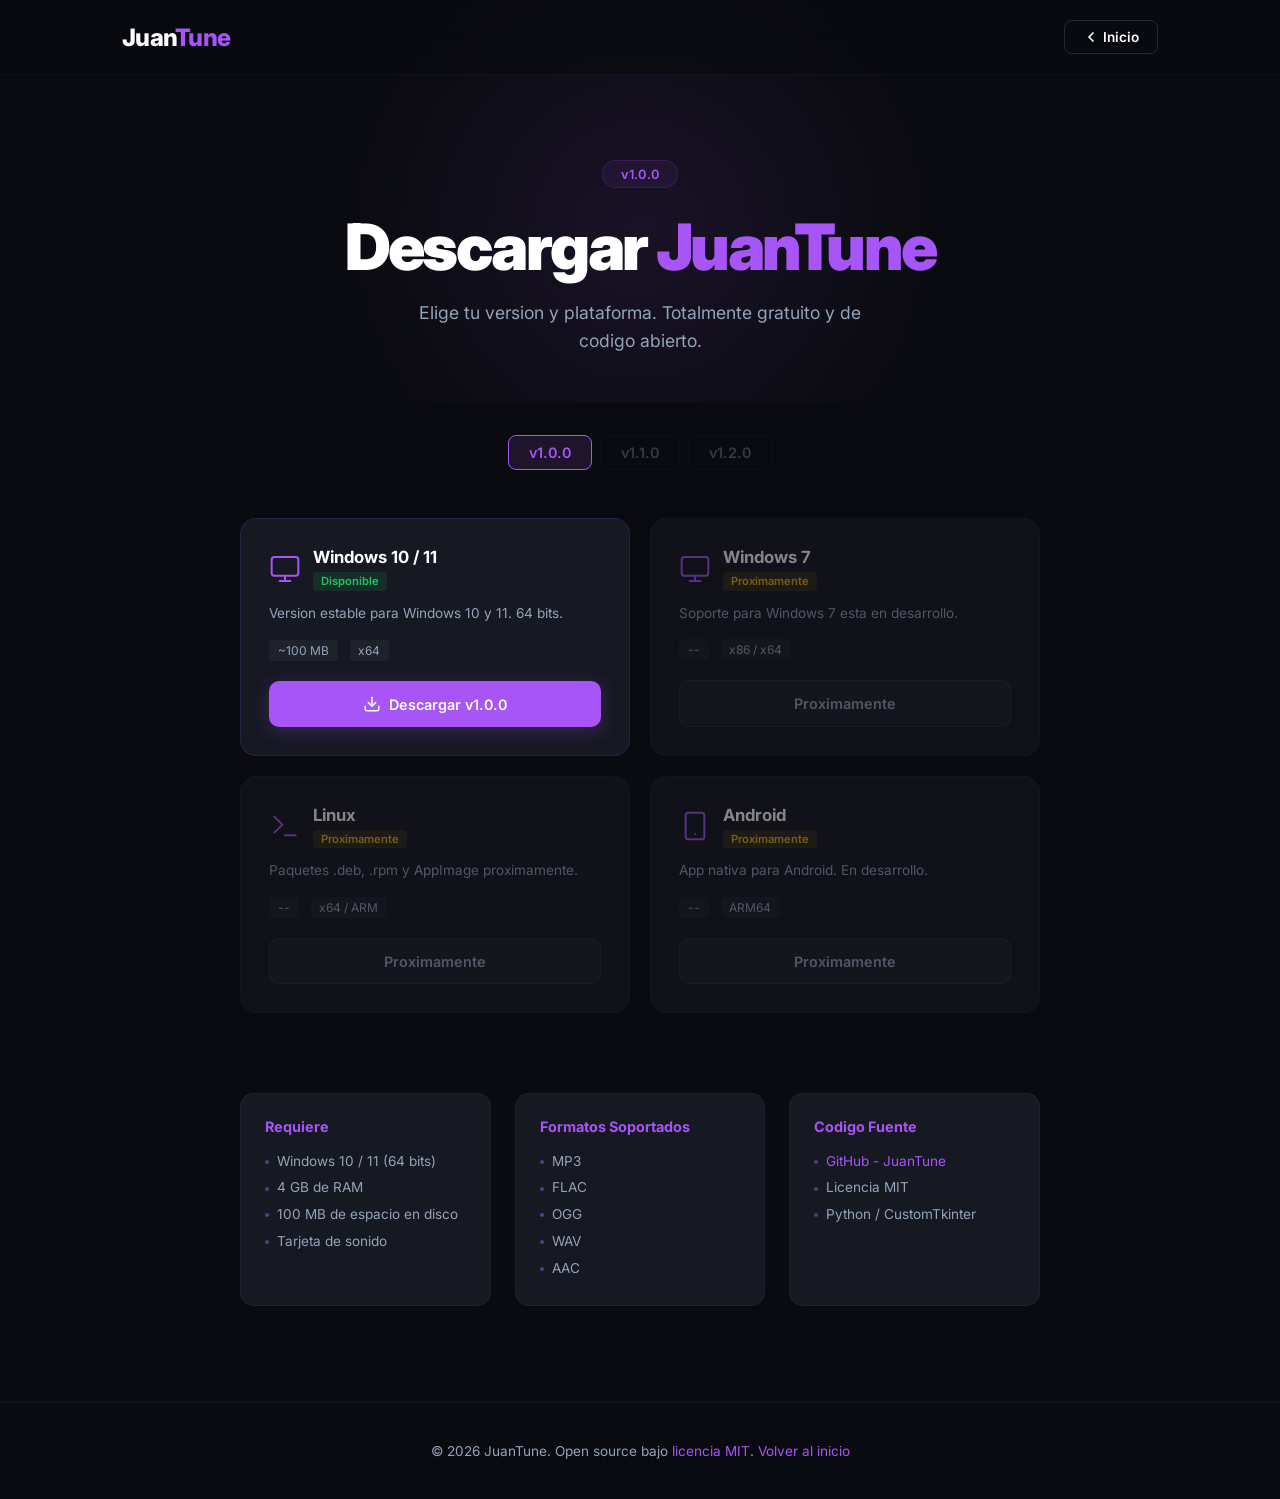
<file: download.html>
<!DOCTYPE html>
<html lang="es">
<head>
    <meta charset="UTF-8">
    <meta name="viewport" content="width=device-width, initial-scale=1.0">
    <meta name="description" content="Descarga JuanTune - Reproductor de MP3 gratuito, open-source y ligero para Windows 10/11.">
    <title>Descargar JuanTune</title>
    <link rel="preconnect" href="https://fonts.googleapis.com">
    <link rel="preconnect" href="https://fonts.gstatic.com" crossorigin>
    <link href="https://fonts.googleapis.com/css2?family=Inter:wght@300;400;500;600;700;800;900&display=swap" rel="stylesheet">
    <link rel="shortcut icon" href="assets/juantune_logo.png" type="image/x-icon">
    <link rel="stylesheet" href="css/download.css">
</head>
<body>

    <nav class="navbar">
        <div class="container nav-inner">
            <a href="index.html" class="logo">Juan<span>Tune</span></a>
            <div class="nav-links">
                <a href="index.html" class="nav-back-btn">
                    <svg width="16" height="16" viewBox="0 0 24 24" fill="none" stroke="currentColor" stroke-width="2.5" stroke-linecap="round" stroke-linejoin="round"><polyline points="15 18 9 12 15 6"/></svg>
                    Inicio
                </a>
            </div>
        </div>
    </nav>

    <main>
        <section class="download-hero">
            <div class="download-glow"></div>
            <div class="container download-hero-content">
                <div class="tag">v1.0.0</div>
                <h1>Descargar <span>JuanTune</span></h1>
                <p class="download-hero-desc">
                    Elige tu version y plataforma. Totalmente gratuito y de codigo abierto.
                </p>
            </div>
        </section>

        <section class="version-select">
            <div class="container">
                <div class="version-tabs" id="version-tabs">
                    <button class="version-tab active" data-version="1.0.0">v1.0.0</button>
                    <button class="version-tab disabled" data-version="1.1.0" disabled>v1.1.0</button>
                    <button class="version-tab disabled" data-version="1.2.0" disabled>v1.2.0</button>
                </div>
            </div>
        </section>

        <section class="platforms">
            <div class="container">
                <div class="platforms-grid">

                    <div class="platform-card active">
                        <div class="platform-header">
                            <svg width="32" height="32" viewBox="0 0 24 24" fill="none" stroke="currentColor" stroke-width="1.5" stroke-linecap="round" stroke-linejoin="round"><rect x="2" y="3" width="20" height="14" rx="2" ry="2"/><line x1="8" y1="21" x2="16" y2="21"/><line x1="12" y1="17" x2="12" y2="21"/></svg>
                            <div>
                                <h3>Windows 10 / 11</h3>
                                <span class="platform-badge">Disponible</span>
                            </div>
                        </div>
                        <p class="platform-desc">Version estable para Windows 10 y 11. 64 bits.</p>
                        <div class="platform-meta">
                            <span class="platform-size">~100 MB</span>
                            <span class="platform-arch">x64</span>
                        </div>
                        <a href="https://drive.google.com/uc?export=download&id=1_-IQw2UL4AsbxAZYWp8c9o5JoNOeihp7" class="btn btn-primary platform-btn" download>
                            <svg width="18" height="18" viewBox="0 0 24 24" fill="none" stroke="currentColor" stroke-width="2" stroke-linecap="round" stroke-linejoin="round"><path d="M21 15v4a2 2 0 0 1-2 2H5a2 2 0 0 1-2-2v-4"/><polyline points="7 10 12 15 17 10"/><line x1="12" y1="15" x2="12" y2="3"/></svg>
                            Descargar v1.0.0
                        </a>
                    </div>

                    <div class="platform-card coming-soon">
                        <div class="platform-header">
                            <svg width="32" height="32" viewBox="0 0 24 24" fill="none" stroke="currentColor" stroke-width="1.5" stroke-linecap="round" stroke-linejoin="round"><rect x="2" y="3" width="20" height="14" rx="2" ry="2"/><line x1="8" y1="21" x2="16" y2="21"/><line x1="12" y1="17" x2="12" y2="21"/></svg>
                            <div>
                                <h3>Windows 7</h3>
                                <span class="platform-badge badge-soon">Proximamente</span>
                            </div>
                        </div>
                        <p class="platform-desc">Soporte para Windows 7 esta en desarrollo.</p>
                        <div class="platform-meta">
                            <span class="platform-size">--</span>
                            <span class="platform-arch">x86 / x64</span>
                        </div>
                        <button class="btn btn-disabled platform-btn" disabled>Proximamente</button>
                    </div>

                    <div class="platform-card coming-soon">
                        <div class="platform-header">
                            <svg width="32" height="32" viewBox="0 0 24 24" fill="none" stroke="currentColor" stroke-width="1.5" stroke-linecap="round" stroke-linejoin="round"><path d="M4 17l6-6-6-6"/><path d="M12 19h8"/></svg>
                            <div>
                                <h3>Linux</h3>
                                <span class="platform-badge badge-soon">Proximamente</span>
                            </div>
                        </div>
                        <p class="platform-desc">Paquetes .deb, .rpm y AppImage proximamente.</p>
                        <div class="platform-meta">
                            <span class="platform-size">--</span>
                            <span class="platform-arch">x64 / ARM</span>
                        </div>
                        <button class="btn btn-disabled platform-btn" disabled>Proximamente</button>
                    </div>

                    <div class="platform-card coming-soon">
                        <div class="platform-header">
                            <svg width="32" height="32" viewBox="0 0 24 24" fill="none" stroke="currentColor" stroke-width="1.5" stroke-linecap="round" stroke-linejoin="round"><rect x="5" y="2" width="14" height="20" rx="2" ry="2"/><line x1="12" y1="18" x2="12" y2="18"/></svg>
                            <div>
                                <h3>Android</h3>
                                <span class="platform-badge badge-soon">Proximamente</span>
                            </div>
                        </div>
                        <p class="platform-desc">App nativa para Android. En desarrollo.</p>
                        <div class="platform-meta">
                            <span class="platform-size">--</span>
                            <span class="platform-arch">ARM64</span>
                        </div>
                        <button class="btn btn-disabled platform-btn" disabled>Proximamente</button>
                    </div>

                </div>
            </div>
        </section>

        <section class="download-info">
            <div class="container">
                <div class="info-cards">
                    <div class="info-card">
                        <h4>Requiere</h4>
                        <ul>
                            <li>Windows 10 / 11 (64 bits)</li>
                            <li>4 GB de RAM</li>
                            <li>100 MB de espacio en disco</li>
                            <li>Tarjeta de sonido</li>
                        </ul>
                    </div>
                    <div class="info-card">
                        <h4>Formatos Soportados</h4>
                        <ul>
                            <li>MP3</li>
                            <li>FLAC</li>
                            <li>OGG</li>
                            <li>WAV</li>
                            <li>AAC</li>
                        </ul>
                    </div>
                    <div class="info-card">
                        <h4>Codigo Fuente</h4>
                        <ul>
                            <li><a href="https://github.com/juancho033/JUANTUNE" target="_blank">GitHub - JuanTune</a></li>
                            <li>Licencia MIT</li>
                            <li>Python / CustomTkinter</li>
                        </ul>
                    </div>
                </div>
            </div>
        </section>
    </main>

    <footer class="footer">
        <div class="container">
            <p>&copy; 2026 JuanTune. Open source bajo <a href="#">licencia MIT</a>. <a href="index.html">Volver al inicio</a></p>
        </div>
    </footer>

    <script src="js/download.js"></script>
</body>
</html>
</file>
<file: css/download.css>
*,
*::before,
*::after {
    margin: 0;
    padding: 0;
    box-sizing: border-box;
}

html {
    scroll-behavior: smooth;
}

body {
    font-family: 'Inter', 'Segoe UI Variable', system-ui, -apple-system, sans-serif;
    background-color: #0A0B10;
    color: #FFFFFF;
    min-height: 100vh;
    overflow-x: hidden;
    -webkit-font-smoothing: antialiased;
    -moz-osx-font-smoothing: grayscale;
}

.container {
    max-width: 1100px;
    margin: 0 auto;
    padding: 0 2rem;
}

a {
    text-decoration: none;
    color: inherit;
}

.navbar {
    position: fixed;
    top: 0;
    left: 0;
    width: 100%;
    z-index: 100;
    padding: 1.25rem 0;
    background: rgba(10, 11, 16, 0.75);
    backdrop-filter: blur(20px);
    -webkit-backdrop-filter: blur(20px);
    border-bottom: 1px solid rgba(255, 255, 255, 0.03);
}

.nav-inner {
    display: flex;
    align-items: center;
    justify-content: space-between;
}

.nav-links {
    display: flex;
    align-items: center;
    gap: 1rem;
}

.nav-back-btn {
    display: inline-flex;
    align-items: center;
    gap: 0.3rem;
    padding: 0.5rem 1.1rem;
    border-radius: 8px;
    font-size: 0.85rem;
    font-weight: 600;
    border: 1px solid rgba(255, 255, 255, 0.12);
    color: #FFFFFF;
    transition: all 0.3s;
}

.nav-back-btn:hover {
    border-color: rgba(168, 85, 247, 0.4);
    background: rgba(168, 85, 247, 0.08);
}

.logo {
    font-size: 1.5rem;
    font-weight: 800;
    letter-spacing: -0.03em;
    transition: opacity 0.3s;
}

.logo:hover {
    opacity: 0.8;
}

.logo span {
    color: #A855F7;
}

.download-hero {
    padding: 10rem 0 3rem;
    text-align: center;
    position: relative;
    overflow: hidden;
}

.download-glow {
    position: absolute;
    top: -30%;
    left: 50%;
    transform: translateX(-50%);
    width: 700px;
    height: 700px;
    background: radial-gradient(circle at center, rgba(168, 85, 247, 0.1) 0%, transparent 60%);
    pointer-events: none;
}

.download-hero-content {
    position: relative;
    z-index: 1;
}

.download-hero .tag {
    display: inline-block;
    padding: 0.35rem 1.1rem;
    border-radius: 100px;
    background: rgba(168, 85, 247, 0.08);
    border: 1px solid rgba(168, 85, 247, 0.15);
    color: #A855F7;
    font-size: 0.8rem;
    font-weight: 600;
    letter-spacing: 0.02em;
    margin-bottom: 1.5rem;
}

.download-hero h1 {
    font-size: clamp(2.5rem, 6vw, 4rem);
    font-weight: 900;
    letter-spacing: -0.04em;
    line-height: 1.1;
    margin-bottom: 1rem;
}

.download-hero h1 span {
    color: #A855F7;
}

.download-hero-desc {
    color: #94A3B8;
    font-size: 1.1rem;
    max-width: 500px;
    margin: 0 auto;
    line-height: 1.6;
}

.version-select {
    padding: 2rem 0 1rem;
}

.version-tabs {
    display: flex;
    gap: 0.5rem;
    justify-content: center;
    flex-wrap: wrap;
}

.version-tab {
    padding: 0.5rem 1.25rem;
    border-radius: 8px;
    border: 1px solid rgba(255, 255, 255, 0.08);
    background: transparent;
    color: #94A3B8;
    font-family: inherit;
    font-size: 0.9rem;
    font-weight: 600;
    cursor: pointer;
    transition: all 0.25s;
}

.version-tab:hover:not(:disabled) {
    border-color: rgba(168, 85, 247, 0.3);
    color: #FFFFFF;
}

.version-tab.active {
    background: rgba(168, 85, 247, 0.12);
    border-color: #A855F7;
    color: #A855F7;
}

.version-tab:disabled {
    opacity: 0.3;
    cursor: not-allowed;
}

.platforms {
    padding: 2rem 0 5rem;
}

.platforms-grid {
    display: grid;
    grid-template-columns: repeat(2, 1fr);
    gap: 1.25rem;
    max-width: 800px;
    margin: 0 auto;
}

.platform-card {
    background: #161822;
    border: 1px solid rgba(255, 255, 255, 0.04);
    border-radius: 16px;
    padding: 1.75rem;
    display: flex;
    flex-direction: column;
    transition: all 0.3s;
}

.platform-card.active {
    border-color: rgba(168, 85, 247, 0.15);
}

.platform-card.active:hover {
    border-color: rgba(168, 85, 247, 0.3);
    transform: translateY(-3px);
    box-shadow: 0 12px 32px rgba(0, 0, 0, 0.3);
}

.platform-card.coming-soon {
    opacity: 0.5;
}

.platform-header {
    display: flex;
    align-items: center;
    gap: 0.75rem;
    margin-bottom: 0.75rem;
    color: #A855F7;
}

.platform-header h3 {
    font-size: 1.05rem;
    font-weight: 700;
    color: #FFFFFF;
    margin-bottom: 0.15rem;
}

.platform-badge {
    display: inline-block;
    padding: 0.15rem 0.5rem;
    border-radius: 4px;
    font-size: 0.7rem;
    font-weight: 600;
    background: rgba(34, 197, 94, 0.12);
    color: #22C55E;
}

.badge-soon {
    background: rgba(234, 179, 8, 0.12);
    color: #EAB308;
}

.platform-desc {
    color: #94A3B8;
    font-size: 0.85rem;
    line-height: 1.5;
    margin-bottom: 1rem;
    flex: 1;
}

.platform-meta {
    display: flex;
    gap: 0.75rem;
    margin-bottom: 1.25rem;
}

.platform-size,
.platform-arch {
    font-size: 0.75rem;
    color: #94A3B8;
    background: rgba(255, 255, 255, 0.04);
    padding: 0.2rem 0.55rem;
    border-radius: 4px;
}

.platform-btn {
    width: 100%;
}

.btn {
    display: inline-flex;
    align-items: center;
    justify-content: center;
    gap: 0.5rem;
    padding: 0.85rem 1.5rem;
    border-radius: 10px;
    font-size: 0.9rem;
    font-weight: 600;
    border: none;
    cursor: pointer;
    transition: all 0.3s;
    font-family: inherit;
    text-decoration: none;
}

.btn-primary {
    background: #A855F7;
    color: #FFFFFF;
    box-shadow: 0 4px 20px rgba(168, 85, 247, 0.25);
}

.btn-primary:hover {
    background: #7E22CE;
    transform: translateY(-2px);
    box-shadow: 0 8px 28px rgba(168, 85, 247, 0.35);
}

.btn-primary:active {
    transform: translateY(0);
}

.btn-disabled {
    background: rgba(255, 255, 255, 0.04);
    color: #94A3B8;
    cursor: not-allowed;
    border: 1px solid rgba(255, 255, 255, 0.06);
}

.download-info {
    padding: 0 0 6rem;
}

.info-cards {
    display: grid;
    grid-template-columns: repeat(3, 1fr);
    gap: 1.5rem;
    max-width: 800px;
    margin: 0 auto;
}

.info-card {
    background: #161822;
    border: 1px solid rgba(255, 255, 255, 0.04);
    border-radius: 14px;
    padding: 1.5rem;
}

.info-card h4 {
    font-size: 0.9rem;
    font-weight: 700;
    color: #A855F7;
    margin-bottom: 0.75rem;
}

.info-card ul {
    list-style: none;
}

.info-card li {
    font-size: 0.85rem;
    color: #94A3B8;
    padding: 0.2rem 0;
    line-height: 1.5;
}

.info-card li::before {
    content: '';
    display: inline-block;
    width: 4px;
    height: 4px;
    border-radius: 50%;
    background: #A855F7;
    margin-right: 0.5rem;
    vertical-align: middle;
    opacity: 0.5;
}

.info-card a {
    color: #A855F7;
    text-decoration: none;
}

.info-card a:hover {
    text-decoration: underline;
}

.footer {
    padding: 2.5rem 0;
    border-top: 1px solid rgba(255, 255, 255, 0.04);
    text-align: center;
}

.footer p {
    color: #94A3B8;
    font-size: 0.85rem;
}

.footer a {
    color: #A855F7;
    text-decoration: none;
    transition: opacity 0.3s;
}

.footer a:hover {
    opacity: 0.8;
}

@media (max-width: 768px) {
    .platforms-grid {
        grid-template-columns: 1fr;
    }

    .info-cards {
        grid-template-columns: 1fr;
    }

    .download-hero {
        padding: 7rem 0 2rem;
    }
}

@media (max-width: 640px) {
    .container {
        padding: 0 1.25rem;
    }

    .version-tabs {
        gap: 0.35rem;
    }

    .version-tab {
        padding: 0.4rem 0.9rem;
        font-size: 0.8rem;
    }

    .platforms {
        padding: 1.5rem 0 3rem;
    }

    .platform-card {
        padding: 1.25rem;
    }

    .download-info {
        padding: 0 0 4rem;
    }
}
</file>
